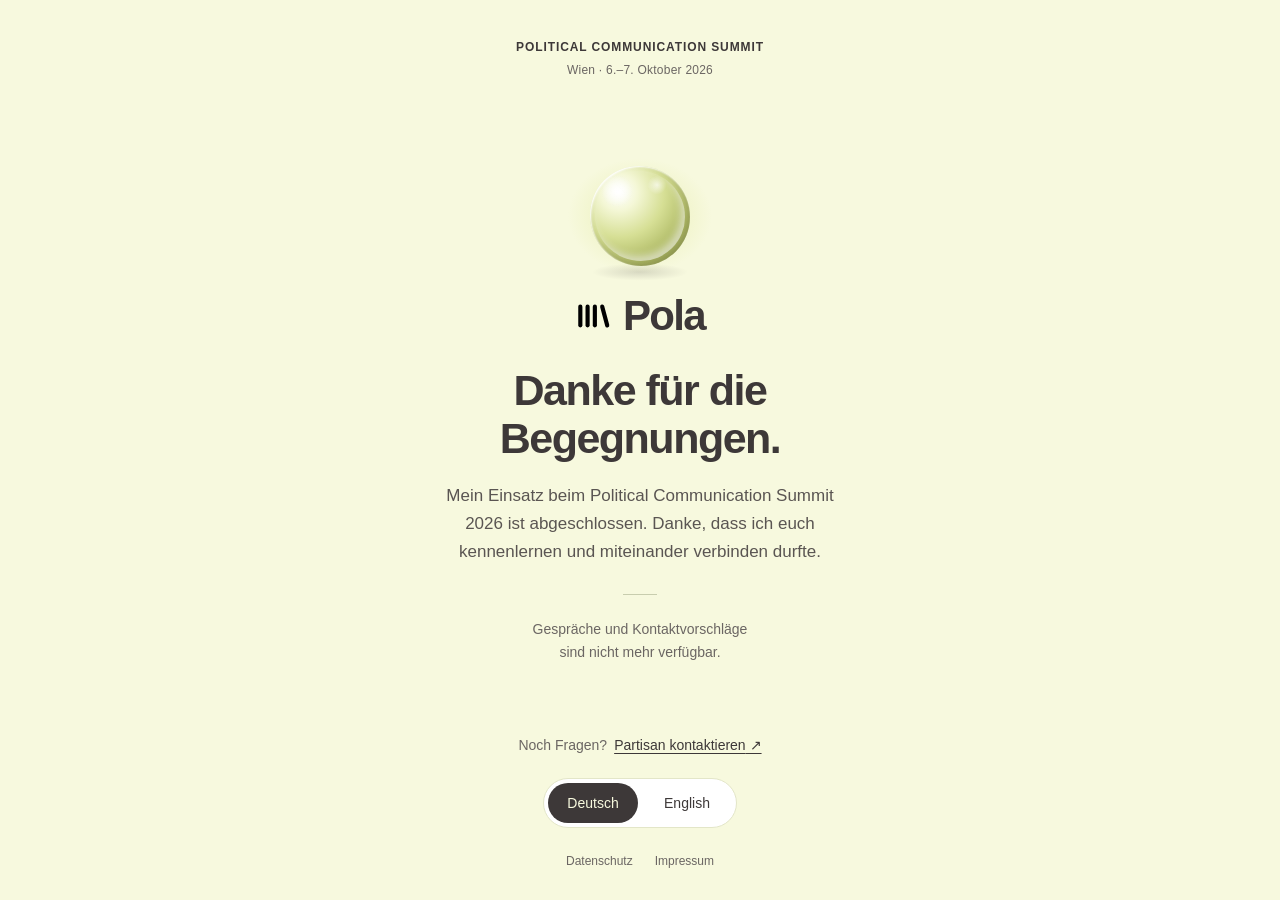
<file: index.html>
<!doctype html>
<html lang="de">
<head>
  <meta charset="utf-8">
  <meta name="viewport" content="width=device-width, initial-scale=1">
  <meta name="theme-color" content="#f7f9de">
  <meta name="description" content="Polas Einsatz beim Political Communication Summit 2026 ist abgeschlossen. Danke für die Begegnungen.">
  <meta name="referrer" content="no-referrer">
  <title>Pola · Danke für die Begegnungen</title>
  <link rel="icon" type="image/svg+xml" href="./assets/pcs-icon.svg">
  <link rel="alternate" hreflang="de" href="https://pola-ai.eu/">
  <link rel="alternate" hreflang="en" href="https://pola-ai.eu/en/">
  <link rel="stylesheet" href="./styles.css">
  <script defer src="./language.js"></script>
</head>
<body class="closing-page">
  <div class="closing-shell">
    <header class="event"><span>Political Communication Summit</span><span class="event-date">Wien · 6.–7. Oktober 2026</span></header>
    <main class="farewell">
      <div class="presence" aria-hidden="true"><div class="orb"></div></div>
      <div class="wordmark"><img src="./assets/pcs-icon.svg" width="40" height="40" alt="">Pola</div>
      <h1>Danke für die<br>Begegnungen.</h1>
      <p class="farewell-copy">Mein Einsatz beim Political Communication Summit 2026 ist abgeschlossen. Danke, dass ich euch kennenlernen und miteinander verbinden durfte.</p>
      <p class="closed-note">Gespräche und Kontaktvorschläge<br>sind nicht mehr verfügbar.</p>
    </main>
    <footer class="closing-footer">
      <div class="contact"><span>Noch Fragen?</span><a href="mailto:contact@partisan.community">Partisan kontaktieren<span aria-hidden="true"> ↗</span></a></div>
      <nav class="lang-toggle" aria-label="Sprache">
        <a href="./" lang="de" hreflang="de" data-language="de" aria-current="page">Deutsch</a>
        <a href="./en/" lang="en" hreflang="en" data-language="en">English</a>
      </nav>
      <nav class="footer-links" aria-label="Rechtliche Informationen"><a href="./privacy/">Datenschutz</a><a href="./imprint/">Impressum</a></nav>
    </footer>
  </div>
</body>
</html>
</file>
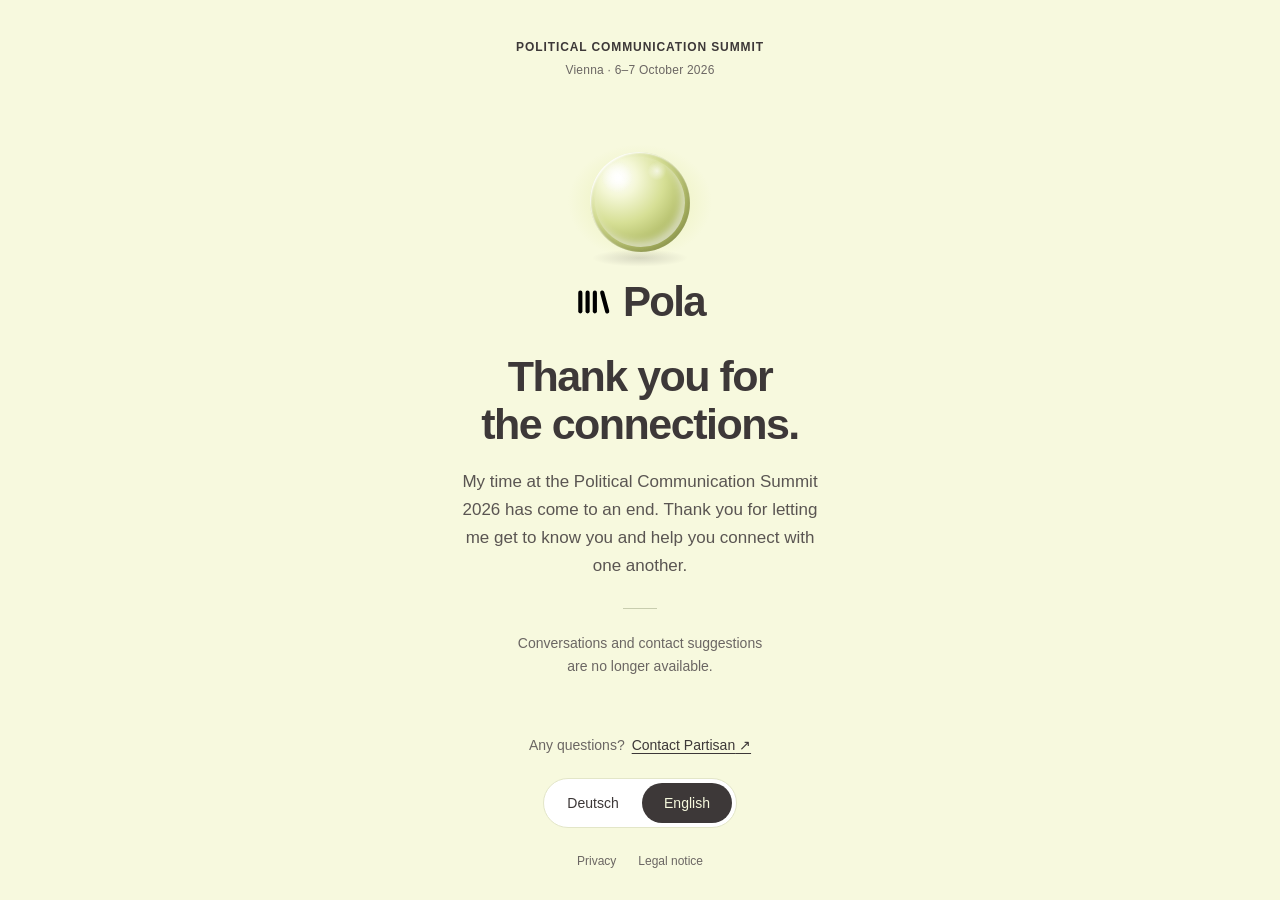
<file: en/index.html>
<!doctype html>
<html lang="en">
<head>
  <meta charset="utf-8">
  <meta name="viewport" content="width=device-width, initial-scale=1">
  <meta name="theme-color" content="#f7f9de">
  <meta name="description" content="Pola’s time at the Political Communication Summit 2026 has come to an end. Thank you for the connections.">
  <meta name="referrer" content="no-referrer">
  <title>Pola · Thank you for the connections</title>
  <link rel="icon" type="image/svg+xml" href="../assets/pcs-icon.svg">
  <link rel="alternate" hreflang="de" href="https://pola-ai.eu/">
  <link rel="alternate" hreflang="en" href="https://pola-ai.eu/en/">
  <link rel="stylesheet" href="../styles.css">
  <script defer src="../language.js"></script>
</head>
<body class="closing-page">
  <div class="closing-shell">
    <header class="event"><span>Political Communication Summit</span><span class="event-date">Vienna · 6–7 October 2026</span></header>
    <main class="farewell">
      <div class="presence" aria-hidden="true"><div class="orb"></div></div>
      <div class="wordmark"><img src="../assets/pcs-icon.svg" width="40" height="40" alt="">Pola</div>
      <h1>Thank you for<br>the connections.</h1>
      <p class="farewell-copy">My time at the Political Communication Summit 2026 has come to an end. Thank you for letting me get to know you and help you connect with one another.</p>
      <p class="closed-note">Conversations and contact suggestions<br>are no longer available.</p>
    </main>
    <footer class="closing-footer">
      <div class="contact"><span>Any questions?</span><a href="mailto:contact@partisan.community">Contact Partisan<span aria-hidden="true"> ↗</span></a></div>
      <nav class="lang-toggle" aria-label="Language">
        <a href="../" lang="de" hreflang="de" data-language="de">Deutsch</a>
        <a href="../en/" lang="en" hreflang="en" data-language="en" aria-current="page">English</a>
      </nav>
      <nav class="footer-links" aria-label="Legal information"><a href="../en/privacy/">Privacy</a><a href="../en/imprint/">Legal notice</a></nav>
    </footer>
  </div>
</body>
</html>
</file>
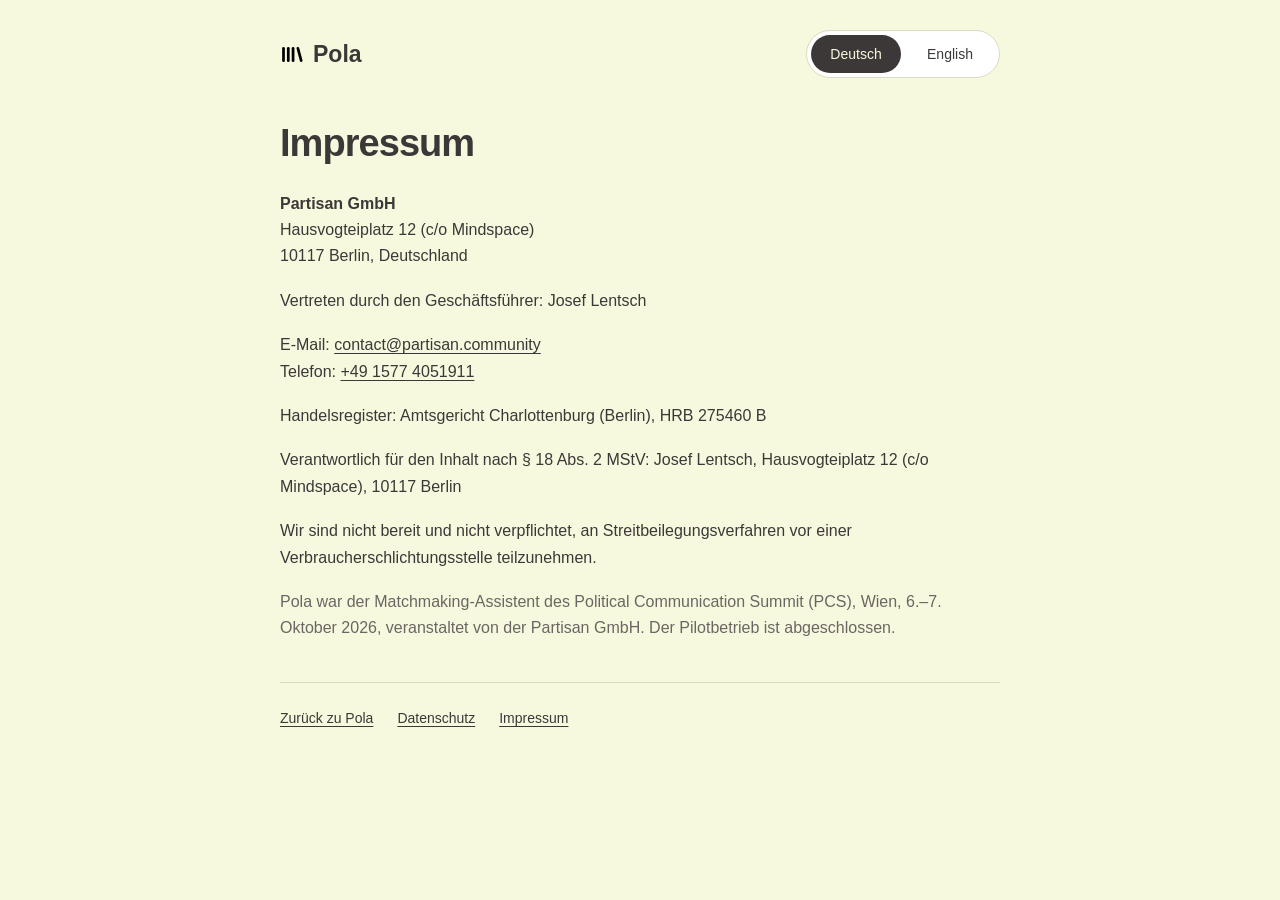
<file: imprint/index.html>
<!doctype html>
<html lang="de">
<head>
  <meta charset="utf-8">
  <meta name="viewport" content="width=device-width, initial-scale=1">
  <meta name="theme-color" content="#f7f9de">
  <title>Impressum · Pola</title>
  <link rel="icon" href="../assets/pcs-icon.svg" type="image/svg+xml">
  <link rel="alternate" hreflang="de" href="../imprint/">
  <link rel="alternate" hreflang="en" href="../en/imprint/">
  <link rel="stylesheet" href="../styles.css">
  <script defer src="../language.js"></script>
  <style>
    .legal-page { margin: 0; background: #f7f9de; color: #3d3838; font-family: "Helvetica Neue", Helvetica, -apple-system, "Segoe UI", sans-serif; }
    .legal-shell { width: min(100% - 40px, 720px); margin: 0 auto; padding: 30px 0 48px; }
    .legal-nav { display: flex; flex-wrap: wrap; align-items: center; justify-content: space-between; gap: 20px; margin-bottom: 44px; }
    .legal-brand { display: inline-flex; align-items: center; gap: 8px; text-decoration: none; font-size: 23px; font-weight: 700; }
    .legal-brand img { width: 25px; height: 25px; }
    .legal-page .lang-toggle { display: flex; gap: 4px; padding: 4px; border: 1px solid #d9dcc0; border-radius: 999px; }
    .legal-page .lang-toggle a { padding: 8px 13px; border-radius: 999px; text-decoration: none; font-size: 14px; }
    .legal-page .lang-toggle [aria-current="page"] { background: #3d3838; color: #f7f9de; }
    .legal-page a { color: inherit; overflow-wrap: anywhere; text-underline-offset: 3px; }
    .legal-page a:focus-visible { outline: 3px solid #6e8b3d; outline-offset: 4px; }
    .legal-page h1 { font-size: clamp(28px, 5vw, 38px); line-height: 1.15; letter-spacing: -.025em; margin: 0 0 25px; }
    .legal-page h2 { font-size: 26px; line-height: 1.25; margin: 40px 0 16px; }
    .legal-page h3 { font-size: 20px; line-height: 1.3; margin: 28px 0 12px; }
    .legal-page h4 { font-size: 17px; line-height: 1.4; margin: 24px 0 10px; }
    .legal-page p, .legal-page li { font-size: 16px; line-height: 1.65; }
    .legal-page p { margin: 0 0 18px; }
    .legal-page ul { padding-left: 24px; }
    .legal-page li { margin-bottom: 12px; }
    .legal-page .muted { color: #6b6663; }
    .legal-page .small, .legal-page .legal-notice-date { font-size: 13px; }
    .legal-notice { padding: 22px; border: 1px solid #d9dcc0; border-radius: 18px; background: rgba(255,255,255,.55); }
    .legal-notice p:last-child { margin-bottom: 0; }
    .legal-page .legal-notice-date { color: #5a5552; font-weight: 600; margin-bottom: 12px; }
    .legal-footer { display: flex; flex-wrap: wrap; gap: 16px 24px; border-top: 1px solid #d9dcc0; padding-top: 25px; margin-top: 40px; font-size: 14px; }
    @media (max-width: 380px) { .legal-nav { gap: 12px; } .legal-page .lang-toggle a { padding: 8px 10px; } .legal-notice { padding: 17px; } }
  </style>
</head>
<body class="legal-page">
  <div class="legal-shell">
    <header class="legal-nav">
      <a class="legal-brand" href="../" aria-label="Zurück zu Pola"><img src="../assets/pcs-icon.svg" alt="" width="25" height="25">Pola</a>
      <nav class="lang-toggle" aria-label="Sprache">
        <a href="../imprint/" lang="de" hreflang="de" data-language="de" aria-current="page">Deutsch</a>
        <a href="../en/imprint/" lang="en" hreflang="en" data-language="en">English</a>
      </nav>
    </header>
    <main><h1>Impressum</h1>
      <p><strong>Partisan GmbH</strong><br>Hausvogteiplatz 12 (c/o Mindspace)<br>10117 Berlin, Deutschland</p>
      <p>Vertreten durch den Geschäftsführer: Josef Lentsch</p>
      <p>E-Mail: <a href="mailto:contact@partisan.community">contact@partisan.community</a><br>Telefon: <a href="tel:+4915774051911">+49 1577 4051911</a></p>
      <p>Handelsregister: Amtsgericht Charlottenburg (Berlin), HRB 275460 B</p>
      <p>Verantwortlich für den Inhalt nach § 18 Abs. 2 MStV: Josef Lentsch, Hausvogteiplatz 12 (c/o Mindspace), 10117 Berlin</p>
      <p>Wir sind nicht bereit und nicht verpflichtet, an Streitbeilegungsverfahren vor einer Verbraucherschlichtungsstelle teilzunehmen.</p>
      <p class="muted">Pola war der Matchmaking-Assistent des Political Communication Summit (PCS), Wien, 6.–7. Oktober 2026, veranstaltet von der Partisan GmbH. Der Pilotbetrieb ist abgeschlossen.</p></main>
    <footer class="legal-footer">
      <a href="../">Zurück zu Pola</a>
      <a href="../privacy/">Datenschutz</a>
      <a href="../imprint/" aria-current="page">Impressum</a>
    </footer>
  </div>
</body>
</html>
</file>
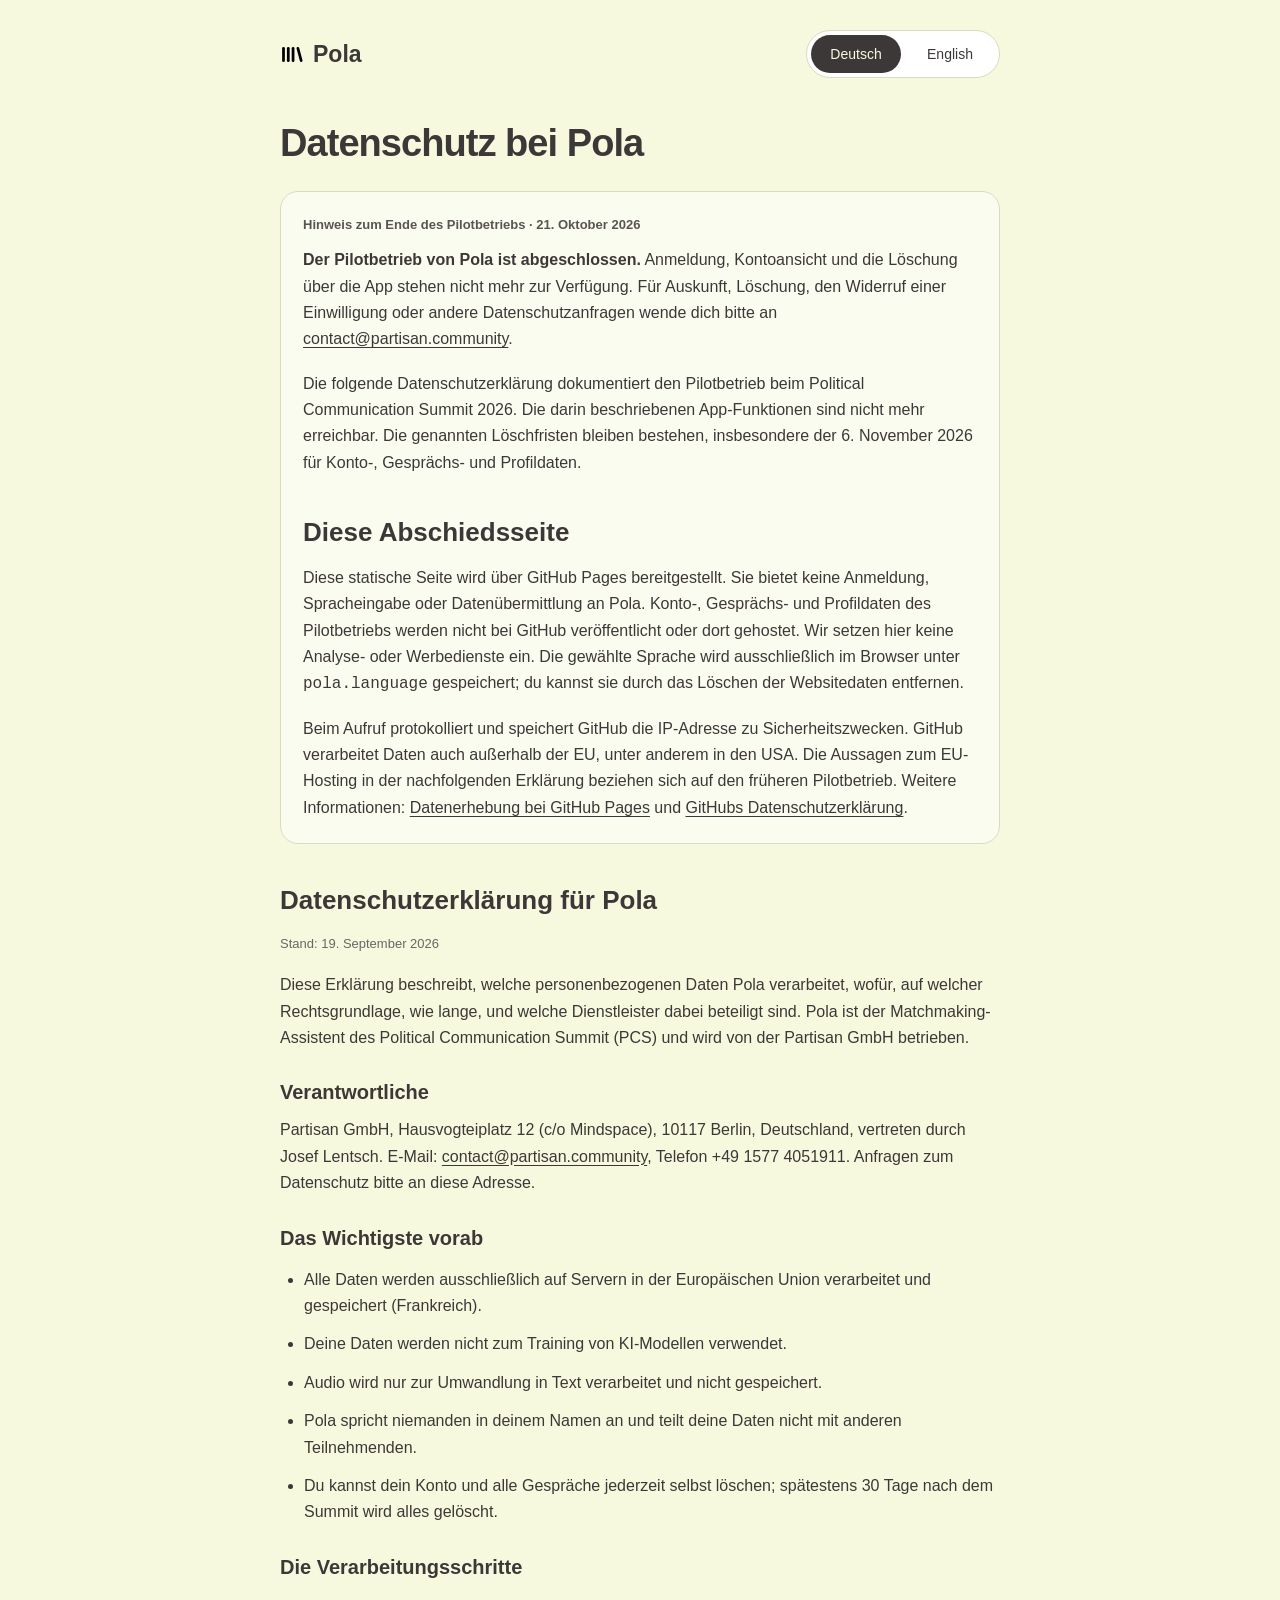
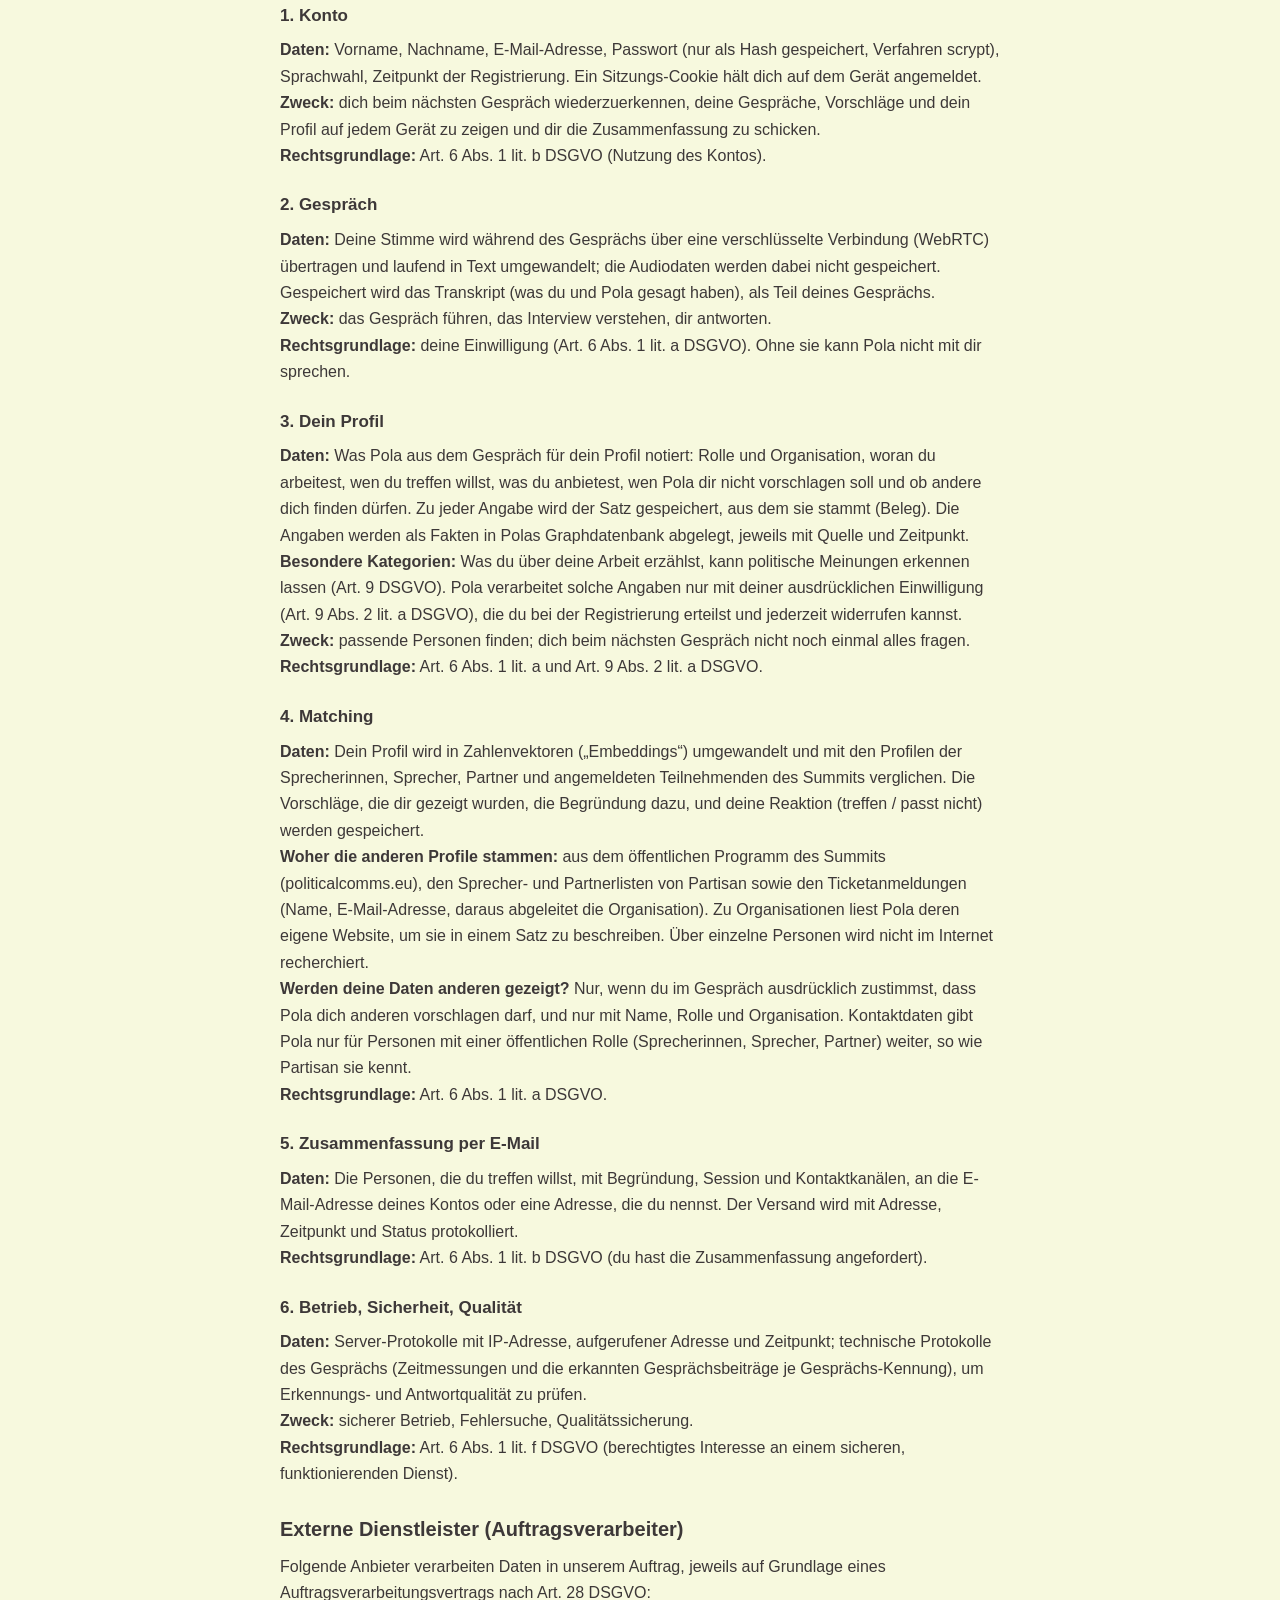
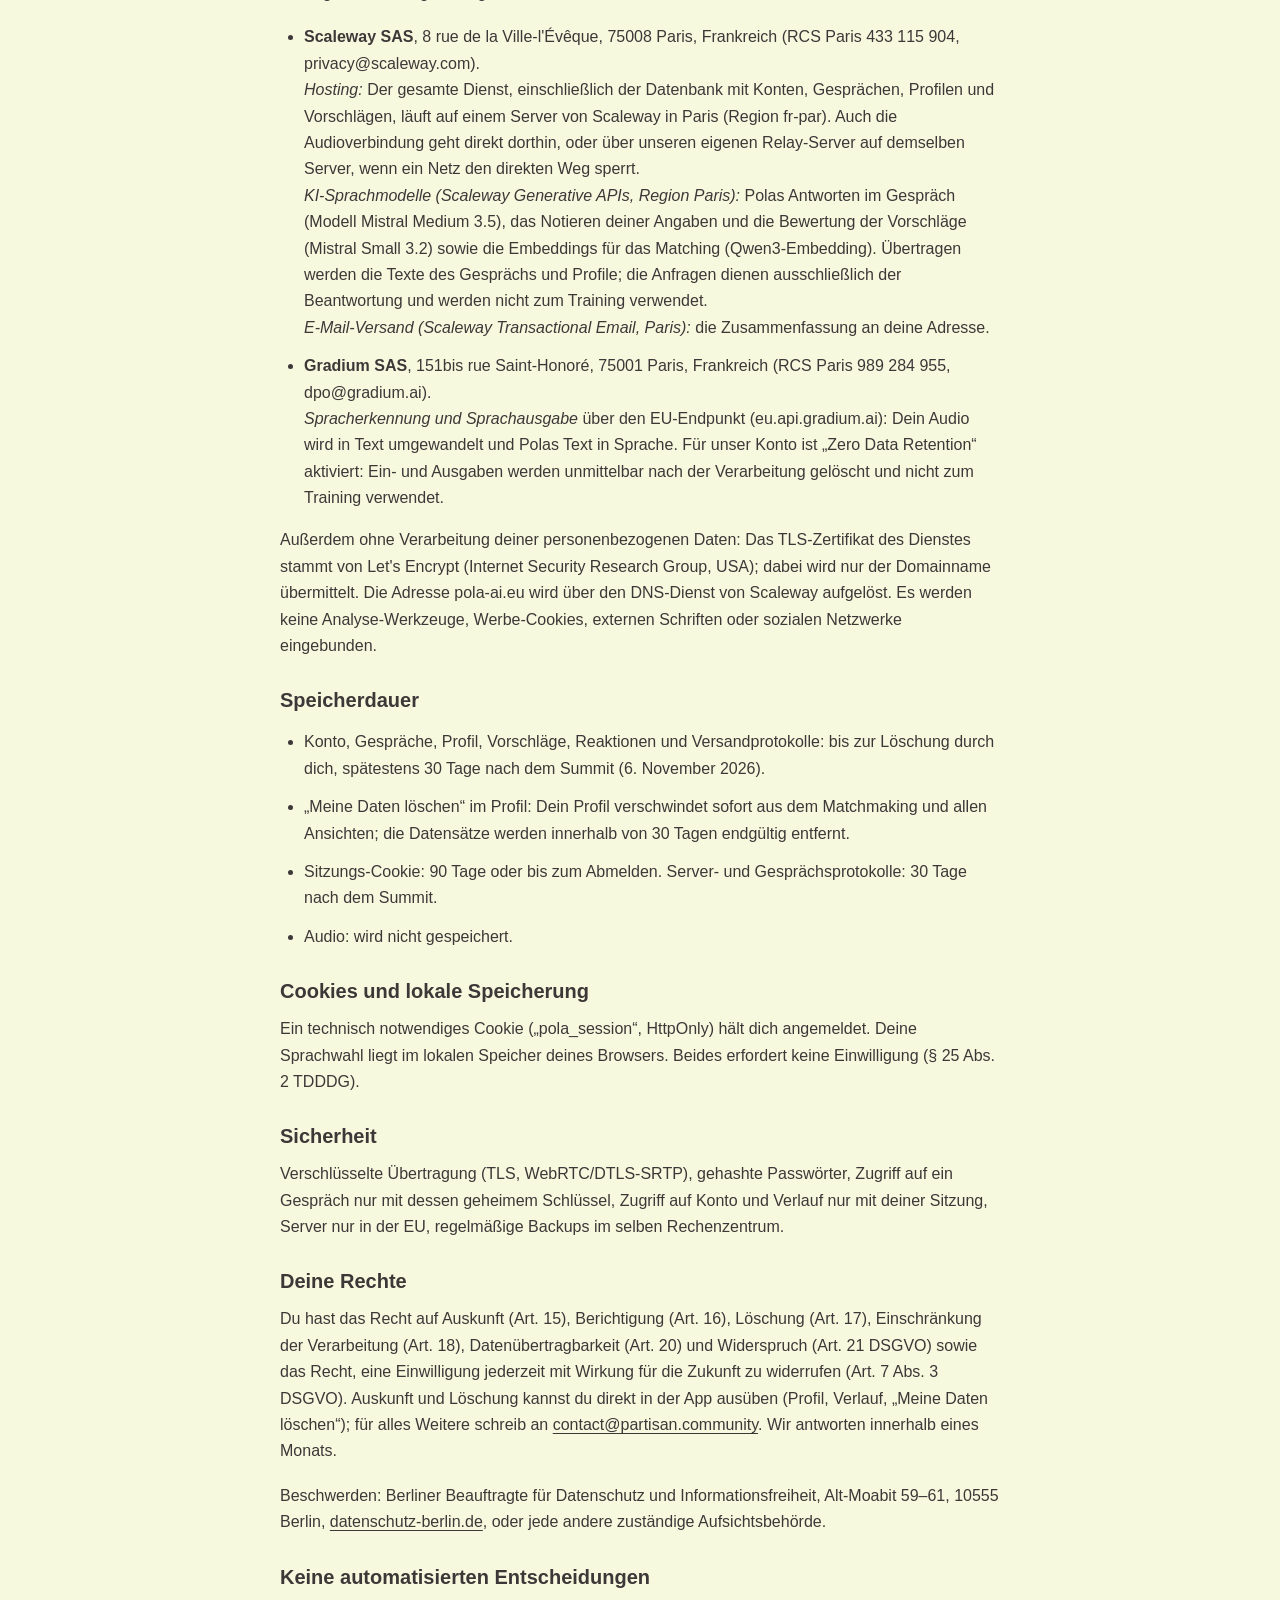
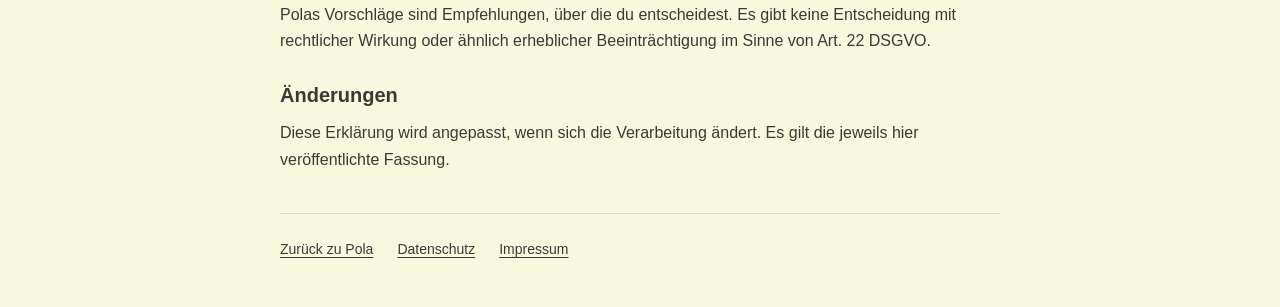
<file: privacy/index.html>
<!doctype html>
<html lang="de">
<head>
  <meta charset="utf-8">
  <meta name="viewport" content="width=device-width, initial-scale=1">
  <meta name="theme-color" content="#f7f9de">
  <title>Datenschutz bei Pola · Pola</title>
  <link rel="icon" href="../assets/pcs-icon.svg" type="image/svg+xml">
  <link rel="alternate" hreflang="de" href="../privacy/">
  <link rel="alternate" hreflang="en" href="../en/privacy/">
  <link rel="stylesheet" href="../styles.css">
  <script defer src="../language.js"></script>
  <style>
    .legal-page { margin: 0; background: #f7f9de; color: #3d3838; font-family: "Helvetica Neue", Helvetica, -apple-system, "Segoe UI", sans-serif; }
    .legal-shell { width: min(100% - 40px, 720px); margin: 0 auto; padding: 30px 0 48px; }
    .legal-nav { display: flex; flex-wrap: wrap; align-items: center; justify-content: space-between; gap: 20px; margin-bottom: 44px; }
    .legal-brand { display: inline-flex; align-items: center; gap: 8px; text-decoration: none; font-size: 23px; font-weight: 700; }
    .legal-brand img { width: 25px; height: 25px; }
    .legal-page .lang-toggle { display: flex; gap: 4px; padding: 4px; border: 1px solid #d9dcc0; border-radius: 999px; }
    .legal-page .lang-toggle a { padding: 8px 13px; border-radius: 999px; text-decoration: none; font-size: 14px; }
    .legal-page .lang-toggle [aria-current="page"] { background: #3d3838; color: #f7f9de; }
    .legal-page a { color: inherit; overflow-wrap: anywhere; text-underline-offset: 3px; }
    .legal-page a:focus-visible { outline: 3px solid #6e8b3d; outline-offset: 4px; }
    .legal-page h1 { font-size: clamp(28px, 5vw, 38px); line-height: 1.15; letter-spacing: -.025em; margin: 0 0 25px; }
    .legal-page h2 { font-size: 26px; line-height: 1.25; margin: 40px 0 16px; }
    .legal-page h3 { font-size: 20px; line-height: 1.3; margin: 28px 0 12px; }
    .legal-page h4 { font-size: 17px; line-height: 1.4; margin: 24px 0 10px; }
    .legal-page p, .legal-page li { font-size: 16px; line-height: 1.65; }
    .legal-page p { margin: 0 0 18px; }
    .legal-page ul { padding-left: 24px; }
    .legal-page li { margin-bottom: 12px; }
    .legal-page .muted { color: #6b6663; }
    .legal-page .small, .legal-page .legal-notice-date { font-size: 13px; }
    .legal-notice { padding: 22px; border: 1px solid #d9dcc0; border-radius: 18px; background: rgba(255,255,255,.55); }
    .legal-notice p:last-child { margin-bottom: 0; }
    .legal-page .legal-notice-date { color: #5a5552; font-weight: 600; margin-bottom: 12px; }
    .legal-footer { display: flex; flex-wrap: wrap; gap: 16px 24px; border-top: 1px solid #d9dcc0; padding-top: 25px; margin-top: 40px; font-size: 14px; }
    @media (max-width: 380px) { .legal-nav { gap: 12px; } .legal-page .lang-toggle a { padding: 8px 10px; } .legal-notice { padding: 17px; } }
  </style>
</head>
<body class="legal-page">
  <div class="legal-shell">
    <header class="legal-nav">
      <a class="legal-brand" href="../" aria-label="Zurück zu Pola"><img src="../assets/pcs-icon.svg" alt="" width="25" height="25">Pola</a>
      <nav class="lang-toggle" aria-label="Sprache">
        <a href="../privacy/" lang="de" hreflang="de" data-language="de" aria-current="page">Deutsch</a>
        <a href="../en/privacy/" lang="en" hreflang="en" data-language="en">English</a>
      </nav>
    </header>
    <main><h1>Datenschutz bei Pola</h1><aside class="legal-notice"><p class="legal-notice-date">Hinweis zum Ende des Pilotbetriebs · 21. Oktober 2026</p>
      <p><strong>Der Pilotbetrieb von Pola ist abgeschlossen.</strong> Anmeldung, Kontoansicht und die Löschung über die App stehen nicht mehr zur Verfügung. Für Auskunft, Löschung, den Widerruf einer Einwilligung oder andere Datenschutzanfragen wende dich bitte an <a href="mailto:contact@partisan.community">contact@partisan.community</a>.</p>
      <p>Die folgende Datenschutzerklärung dokumentiert den Pilotbetrieb beim Political Communication Summit 2026. Die darin beschriebenen App-Funktionen sind nicht mehr erreichbar. Die genannten Löschfristen bleiben bestehen, insbesondere der 6. November 2026 für Konto-, Gesprächs- und Profildaten.</p>
      <h2>Diese Abschiedsseite</h2>
      <p>Diese statische Seite wird über GitHub Pages bereitgestellt. Sie bietet keine Anmeldung, Spracheingabe oder Datenübermittlung an Pola. Konto-, Gesprächs- und Profildaten des Pilotbetriebs werden nicht bei GitHub veröffentlicht oder dort gehostet. Wir setzen hier keine Analyse- oder Werbedienste ein. Die gewählte Sprache wird ausschließlich im Browser unter <code>pola.language</code> gespeichert; du kannst sie durch das Löschen der Websitedaten entfernen.</p>
      <p>Beim Aufruf protokolliert und speichert GitHub die IP-Adresse zu Sicherheitszwecken. GitHub verarbeitet Daten auch außerhalb der EU, unter anderem in den USA. Die Aussagen zum EU-Hosting in der nachfolgenden Erklärung beziehen sich auf den früheren Pilotbetrieb. Weitere Informationen: <a href="https://docs.github.com/en/pages/getting-started-with-github-pages/what-is-github-pages#data-collection" rel="noreferrer">Datenerhebung bei GitHub Pages</a> und <a href="https://docs.github.com/en/site-policy/privacy-policies/github-general-privacy-statement" rel="noreferrer">GitHubs Datenschutzerklärung</a>.</p></aside><section aria-label="Datenschutzerklärung des Pilotbetriebs"><h2>Datenschutzerklärung für Pola</h2><p class="muted small">Stand: 19. September 2026</p><p>Diese Erklärung beschreibt, welche personenbezogenen Daten Pola verarbeitet, wofür, auf welcher Rechtsgrundlage, wie lange, und welche Dienstleister dabei beteiligt sind. Pola ist der Matchmaking-Assistent des Political Communication Summit (PCS) und wird von der Partisan GmbH betrieben.</p><h3>Verantwortliche</h3><p>Partisan GmbH, Hausvogteiplatz 12 (c/o Mindspace), 10117 Berlin, Deutschland, vertreten durch Josef Lentsch. E-Mail: <a href="mailto:contact@partisan.community">contact@partisan.community</a>, Telefon +49 1577 4051911. Anfragen zum Datenschutz bitte an diese Adresse.</p><h3>Das Wichtigste vorab</h3><ul><li>Alle Daten werden ausschließlich auf Servern in der Europäischen Union verarbeitet und gespeichert (Frankreich).</li><li>Deine Daten werden nicht zum Training von KI-Modellen verwendet.</li><li>Audio wird nur zur Umwandlung in Text verarbeitet und nicht gespeichert.</li><li>Pola spricht niemanden in deinem Namen an und teilt deine Daten nicht mit anderen Teilnehmenden.</li><li>Du kannst dein Konto und alle Gespräche jederzeit selbst löschen; spätestens 30 Tage nach dem Summit wird alles gelöscht.</li></ul><h3>Die Verarbeitungsschritte</h3><h4>1. Konto</h4><p><b>Daten:</b> Vorname, Nachname, E-Mail-Adresse, Passwort (nur als Hash gespeichert, Verfahren scrypt), Sprachwahl, Zeitpunkt der Registrierung. Ein Sitzungs-Cookie hält dich auf dem Gerät angemeldet.<br/><b>Zweck:</b> dich beim nächsten Gespräch wiederzuerkennen, deine Gespräche, Vorschläge und dein Profil auf jedem Gerät zu zeigen und dir die Zusammenfassung zu schicken.<br/><b>Rechtsgrundlage:</b> Art. 6 Abs. 1 lit. b DSGVO (Nutzung des Kontos).</p><h4>2. Gespräch</h4><p><b>Daten:</b> Deine Stimme wird während des Gesprächs über eine verschlüsselte Verbindung (WebRTC) übertragen und laufend in Text umgewandelt; die Audiodaten werden dabei nicht gespeichert. Gespeichert wird das Transkript (was du und Pola gesagt haben), als Teil deines Gesprächs.<br/><b>Zweck:</b> das Gespräch führen, das Interview verstehen, dir antworten.<br/><b>Rechtsgrundlage:</b> deine Einwilligung (Art. 6 Abs. 1 lit. a DSGVO). Ohne sie kann Pola nicht mit dir sprechen.</p><h4>3. Dein Profil</h4><p><b>Daten:</b> Was Pola aus dem Gespräch für dein Profil notiert: Rolle und Organisation, woran du arbeitest, wen du treffen willst, was du anbietest, wen Pola dir nicht vorschlagen soll und ob andere dich finden dürfen. Zu jeder Angabe wird der Satz gespeichert, aus dem sie stammt (Beleg). Die Angaben werden als Fakten in Polas Graphdatenbank abgelegt, jeweils mit Quelle und Zeitpunkt.<br/><b>Besondere Kategorien:</b> Was du über deine Arbeit erzählst, kann politische Meinungen erkennen lassen (Art. 9 DSGVO). Pola verarbeitet solche Angaben nur mit deiner ausdrücklichen Einwilligung (Art. 9 Abs. 2 lit. a DSGVO), die du bei der Registrierung erteilst und jederzeit widerrufen kannst.<br/><b>Zweck:</b> passende Personen finden; dich beim nächsten Gespräch nicht noch einmal alles fragen.<br/><b>Rechtsgrundlage:</b> Art. 6 Abs. 1 lit. a und Art. 9 Abs. 2 lit. a DSGVO.</p><h4>4. Matching</h4><p><b>Daten:</b> Dein Profil wird in Zahlenvektoren („Embeddings“) umgewandelt und mit den Profilen der Sprecherinnen, Sprecher, Partner und angemeldeten Teilnehmenden des Summits verglichen. Die Vorschläge, die dir gezeigt wurden, die Begründung dazu, und deine Reaktion (treffen / passt nicht) werden gespeichert.<br/><b>Woher die anderen Profile stammen:</b> aus dem öffentlichen Programm des Summits (politicalcomms.eu), den Sprecher- und Partnerlisten von Partisan sowie den Ticketanmeldungen (Name, E-Mail-Adresse, daraus abgeleitet die Organisation). Zu Organisationen liest Pola deren eigene Website, um sie in einem Satz zu beschreiben. Über einzelne Personen wird nicht im Internet recherchiert.<br/><b>Werden deine Daten anderen gezeigt?</b> Nur, wenn du im Gespräch ausdrücklich zustimmst, dass Pola dich anderen vorschlagen darf, und nur mit Name, Rolle und Organisation. Kontaktdaten gibt Pola nur für Personen mit einer öffentlichen Rolle (Sprecherinnen, Sprecher, Partner) weiter, so wie Partisan sie kennt.<br/><b>Rechtsgrundlage:</b> Art. 6 Abs. 1 lit. a DSGVO.</p><h4>5. Zusammenfassung per E-Mail</h4><p><b>Daten:</b> Die Personen, die du treffen willst, mit Begründung, Session und Kontaktkanälen, an die E-Mail-Adresse deines Kontos oder eine Adresse, die du nennst. Der Versand wird mit Adresse, Zeitpunkt und Status protokolliert.<br/><b>Rechtsgrundlage:</b> Art. 6 Abs. 1 lit. b DSGVO (du hast die Zusammenfassung angefordert).</p><h4>6. Betrieb, Sicherheit, Qualität</h4><p><b>Daten:</b> Server-Protokolle mit IP-Adresse, aufgerufener Adresse und Zeitpunkt; technische Protokolle des Gesprächs (Zeitmessungen und die erkannten Gesprächsbeiträge je Gesprächs-Kennung), um Erkennungs- und Antwortqualität zu prüfen.<br/><b>Zweck:</b> sicherer Betrieb, Fehlersuche, Qualitätssicherung.<br/><b>Rechtsgrundlage:</b> Art. 6 Abs. 1 lit. f DSGVO (berechtigtes Interesse an einem sicheren, funktionierenden Dienst).</p><h3>Externe Dienstleister (Auftragsverarbeiter)</h3><p>Folgende Anbieter verarbeiten Daten in unserem Auftrag, jeweils auf Grundlage eines Auftragsverarbeitungsvertrags nach Art. 28 DSGVO:</p><ul><li><b>Scaleway SAS</b>, 8 rue de la Ville-l&#x27;Évêque, 75008 Paris, Frankreich (RCS Paris 433 115 904, privacy@scaleway.com).<br/><i>Hosting:</i> Der gesamte Dienst, einschließlich der Datenbank mit Konten, Gesprächen, Profilen und Vorschlägen, läuft auf einem Server von Scaleway in Paris (Region fr-par). Auch die Audioverbindung geht direkt dorthin, oder über unseren eigenen Relay-Server auf demselben Server, wenn ein Netz den direkten Weg sperrt.<br/><i>KI-Sprachmodelle (Scaleway Generative APIs, Region Paris):</i> Polas Antworten im Gespräch (Modell Mistral Medium 3.5), das Notieren deiner Angaben und die Bewertung der Vorschläge (Mistral Small 3.2) sowie die Embeddings für das Matching (Qwen3-Embedding). Übertragen werden die Texte des Gesprächs und Profile; die Anfragen dienen ausschließlich der Beantwortung und werden nicht zum Training verwendet.<br/><i>E-Mail-Versand (Scaleway Transactional Email, Paris):</i> die Zusammenfassung an deine Adresse.</li><li><b>Gradium SAS</b>, 151bis rue Saint-Honoré, 75001 Paris, Frankreich (RCS Paris 989 284 955, dpo@gradium.ai).<br/><i>Spracherkennung und Sprachausgabe</i> über den EU-Endpunkt (eu.api.gradium.ai): Dein Audio wird in Text umgewandelt und Polas Text in Sprache. Für unser Konto ist „Zero Data Retention“ aktiviert: Ein- und Ausgaben werden unmittelbar nach der Verarbeitung gelöscht und nicht zum Training verwendet.</li></ul><p>Außerdem ohne Verarbeitung deiner personenbezogenen Daten: Das TLS-Zertifikat des Dienstes stammt von Let&#x27;s Encrypt (Internet Security Research Group, USA); dabei wird nur der Domainname übermittelt. Die Adresse pola-ai.eu wird über den DNS-Dienst von Scaleway aufgelöst. Es werden keine Analyse-Werkzeuge, Werbe-Cookies, externen Schriften oder sozialen Netzwerke eingebunden.</p><h3>Speicherdauer</h3><ul><li>Konto, Gespräche, Profil, Vorschläge, Reaktionen und Versandprotokolle: bis zur Löschung durch dich, spätestens 30 Tage nach dem Summit (6. November 2026).</li><li>„Meine Daten löschen“ im Profil: Dein Profil verschwindet sofort aus dem Matchmaking und allen Ansichten; die Datensätze werden innerhalb von 30 Tagen endgültig entfernt.</li><li>Sitzungs-Cookie: 90 Tage oder bis zum Abmelden. Server- und Gesprächsprotokolle: 30 Tage nach dem Summit.</li><li>Audio: wird nicht gespeichert.</li></ul><h3>Cookies und lokale Speicherung</h3><p>Ein technisch notwendiges Cookie („pola_session“, HttpOnly) hält dich angemeldet. Deine Sprachwahl liegt im lokalen Speicher deines Browsers. Beides erfordert keine Einwilligung (§ 25 Abs. 2 TDDDG).</p><h3>Sicherheit</h3><p>Verschlüsselte Übertragung (TLS, WebRTC/DTLS-SRTP), gehashte Passwörter, Zugriff auf ein Gespräch nur mit dessen geheimem Schlüssel, Zugriff auf Konto und Verlauf nur mit deiner Sitzung, Server nur in der EU, regelmäßige Backups im selben Rechenzentrum.</p><h3>Deine Rechte</h3><p>Du hast das Recht auf Auskunft (Art. 15), Berichtigung (Art. 16), Löschung (Art. 17), Einschränkung der Verarbeitung (Art. 18), Datenübertragbarkeit (Art. 20) und Widerspruch (Art. 21 DSGVO) sowie das Recht, eine Einwilligung jederzeit mit Wirkung für die Zukunft zu widerrufen (Art. 7 Abs. 3 DSGVO). Auskunft und Löschung kannst du direkt in der App ausüben (Profil, Verlauf, „Meine Daten löschen“); für alles Weitere schreib an <a href="mailto:contact@partisan.community">contact@partisan.community</a>. Wir antworten innerhalb eines Monats.</p><p>Beschwerden: Berliner Beauftragte für Datenschutz und Informationsfreiheit, Alt-Moabit 59–61, 10555 Berlin, <a href="https://www.datenschutz-berlin.de" target="_blank" rel="noopener noreferrer">datenschutz-berlin.de</a>, oder jede andere zuständige Aufsichtsbehörde.</p><h3>Keine automatisierten Entscheidungen</h3><p>Polas Vorschläge sind Empfehlungen, über die du entscheidest. Es gibt keine Entscheidung mit rechtlicher Wirkung oder ähnlich erheblicher Beeinträchtigung im Sinne von Art. 22 DSGVO.</p><h3>Änderungen</h3><p>Diese Erklärung wird angepasst, wenn sich die Verarbeitung ändert. Es gilt die jeweils hier veröffentlichte Fassung.</p></section></main>
    <footer class="legal-footer">
      <a href="../">Zurück zu Pola</a>
      <a href="../privacy/" aria-current="page">Datenschutz</a>
      <a href="../imprint/">Impressum</a>
    </footer>
  </div>
</body>
</html>
</file>
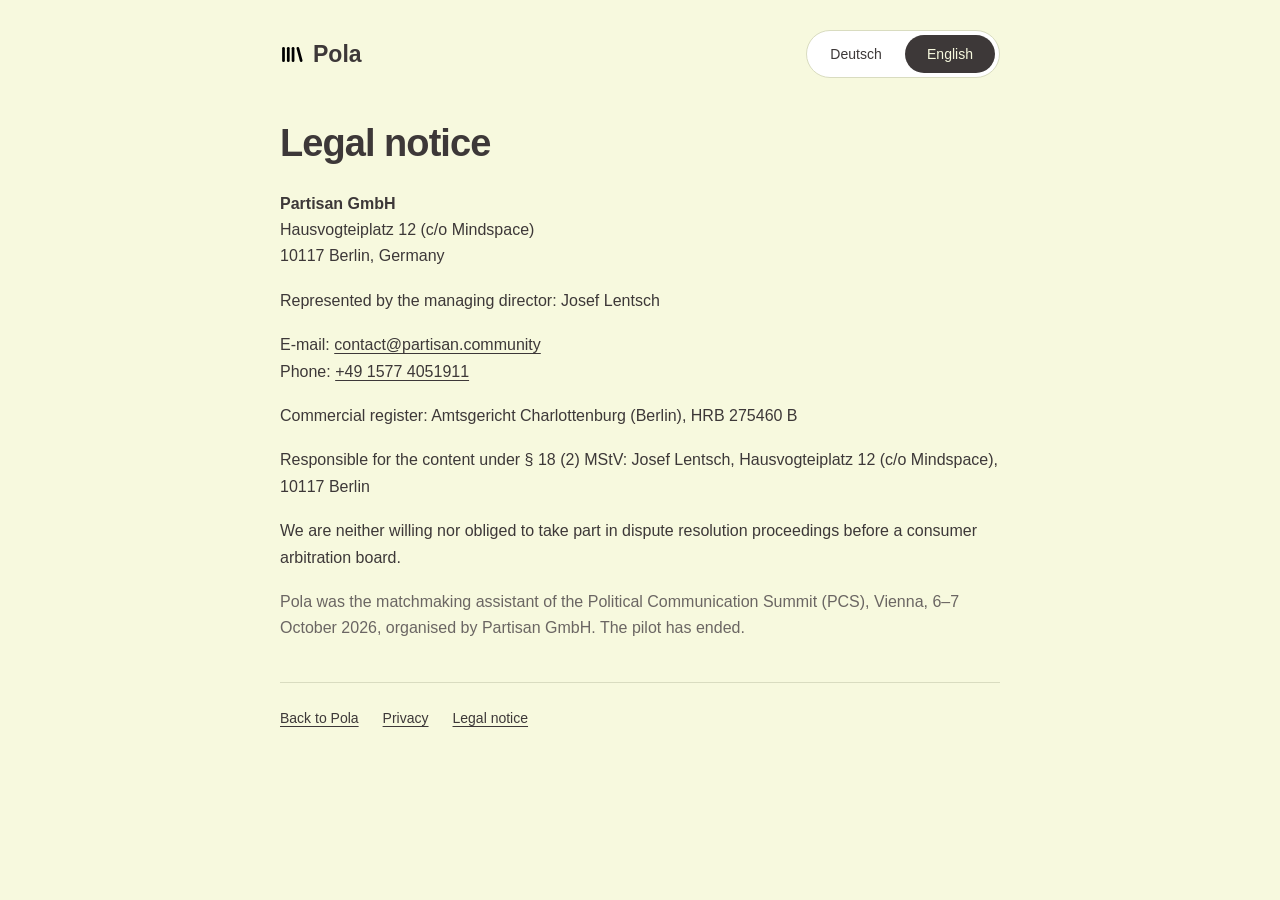
<file: en/imprint/index.html>
<!doctype html>
<html lang="en">
<head>
  <meta charset="utf-8">
  <meta name="viewport" content="width=device-width, initial-scale=1">
  <meta name="theme-color" content="#f7f9de">
  <title>Legal notice · Pola</title>
  <link rel="icon" href="../../assets/pcs-icon.svg" type="image/svg+xml">
  <link rel="alternate" hreflang="de" href="../../imprint/">
  <link rel="alternate" hreflang="en" href="../../en/imprint/">
  <link rel="stylesheet" href="../../styles.css">
  <script defer src="../../language.js"></script>
  <style>
    .legal-page { margin: 0; background: #f7f9de; color: #3d3838; font-family: "Helvetica Neue", Helvetica, -apple-system, "Segoe UI", sans-serif; }
    .legal-shell { width: min(100% - 40px, 720px); margin: 0 auto; padding: 30px 0 48px; }
    .legal-nav { display: flex; flex-wrap: wrap; align-items: center; justify-content: space-between; gap: 20px; margin-bottom: 44px; }
    .legal-brand { display: inline-flex; align-items: center; gap: 8px; text-decoration: none; font-size: 23px; font-weight: 700; }
    .legal-brand img { width: 25px; height: 25px; }
    .legal-page .lang-toggle { display: flex; gap: 4px; padding: 4px; border: 1px solid #d9dcc0; border-radius: 999px; }
    .legal-page .lang-toggle a { padding: 8px 13px; border-radius: 999px; text-decoration: none; font-size: 14px; }
    .legal-page .lang-toggle [aria-current="page"] { background: #3d3838; color: #f7f9de; }
    .legal-page a { color: inherit; overflow-wrap: anywhere; text-underline-offset: 3px; }
    .legal-page a:focus-visible { outline: 3px solid #6e8b3d; outline-offset: 4px; }
    .legal-page h1 { font-size: clamp(28px, 5vw, 38px); line-height: 1.15; letter-spacing: -.025em; margin: 0 0 25px; }
    .legal-page h2 { font-size: 26px; line-height: 1.25; margin: 40px 0 16px; }
    .legal-page h3 { font-size: 20px; line-height: 1.3; margin: 28px 0 12px; }
    .legal-page h4 { font-size: 17px; line-height: 1.4; margin: 24px 0 10px; }
    .legal-page p, .legal-page li { font-size: 16px; line-height: 1.65; }
    .legal-page p { margin: 0 0 18px; }
    .legal-page ul { padding-left: 24px; }
    .legal-page li { margin-bottom: 12px; }
    .legal-page .muted { color: #6b6663; }
    .legal-page .small, .legal-page .legal-notice-date { font-size: 13px; }
    .legal-notice { padding: 22px; border: 1px solid #d9dcc0; border-radius: 18px; background: rgba(255,255,255,.55); }
    .legal-notice p:last-child { margin-bottom: 0; }
    .legal-page .legal-notice-date { color: #5a5552; font-weight: 600; margin-bottom: 12px; }
    .legal-footer { display: flex; flex-wrap: wrap; gap: 16px 24px; border-top: 1px solid #d9dcc0; padding-top: 25px; margin-top: 40px; font-size: 14px; }
    @media (max-width: 380px) { .legal-nav { gap: 12px; } .legal-page .lang-toggle a { padding: 8px 10px; } .legal-notice { padding: 17px; } }
  </style>
</head>
<body class="legal-page">
  <div class="legal-shell">
    <header class="legal-nav">
      <a class="legal-brand" href="../../en/" aria-label="Back to Pola"><img src="../../assets/pcs-icon.svg" alt="" width="25" height="25">Pola</a>
      <nav class="lang-toggle" aria-label="Language">
        <a href="../../imprint/" lang="de" hreflang="de" data-language="de">Deutsch</a>
        <a href="../../en/imprint/" lang="en" hreflang="en" data-language="en" aria-current="page">English</a>
      </nav>
    </header>
    <main><h1>Legal notice</h1>
      <p><strong>Partisan GmbH</strong><br>Hausvogteiplatz 12 (c/o Mindspace)<br>10117 Berlin, Germany</p>
      <p>Represented by the managing director: Josef Lentsch</p>
      <p>E-mail: <a href="mailto:contact@partisan.community">contact@partisan.community</a><br>Phone: <a href="tel:+4915774051911">+49 1577 4051911</a></p>
      <p>Commercial register: Amtsgericht Charlottenburg (Berlin), HRB 275460 B</p>
      <p>Responsible for the content under § 18 (2) MStV: Josef Lentsch, Hausvogteiplatz 12 (c/o Mindspace), 10117 Berlin</p>
      <p>We are neither willing nor obliged to take part in dispute resolution proceedings before a consumer arbitration board.</p>
      <p class="muted">Pola was the matchmaking assistant of the Political Communication Summit (PCS), Vienna, 6–7 October 2026, organised by Partisan GmbH. The pilot has ended.</p></main>
    <footer class="legal-footer">
      <a href="../../en/">Back to Pola</a>
      <a href="../../en/privacy/">Privacy</a>
      <a href="../../en/imprint/" aria-current="page">Legal notice</a>
    </footer>
  </div>
</body>
</html>
</file>
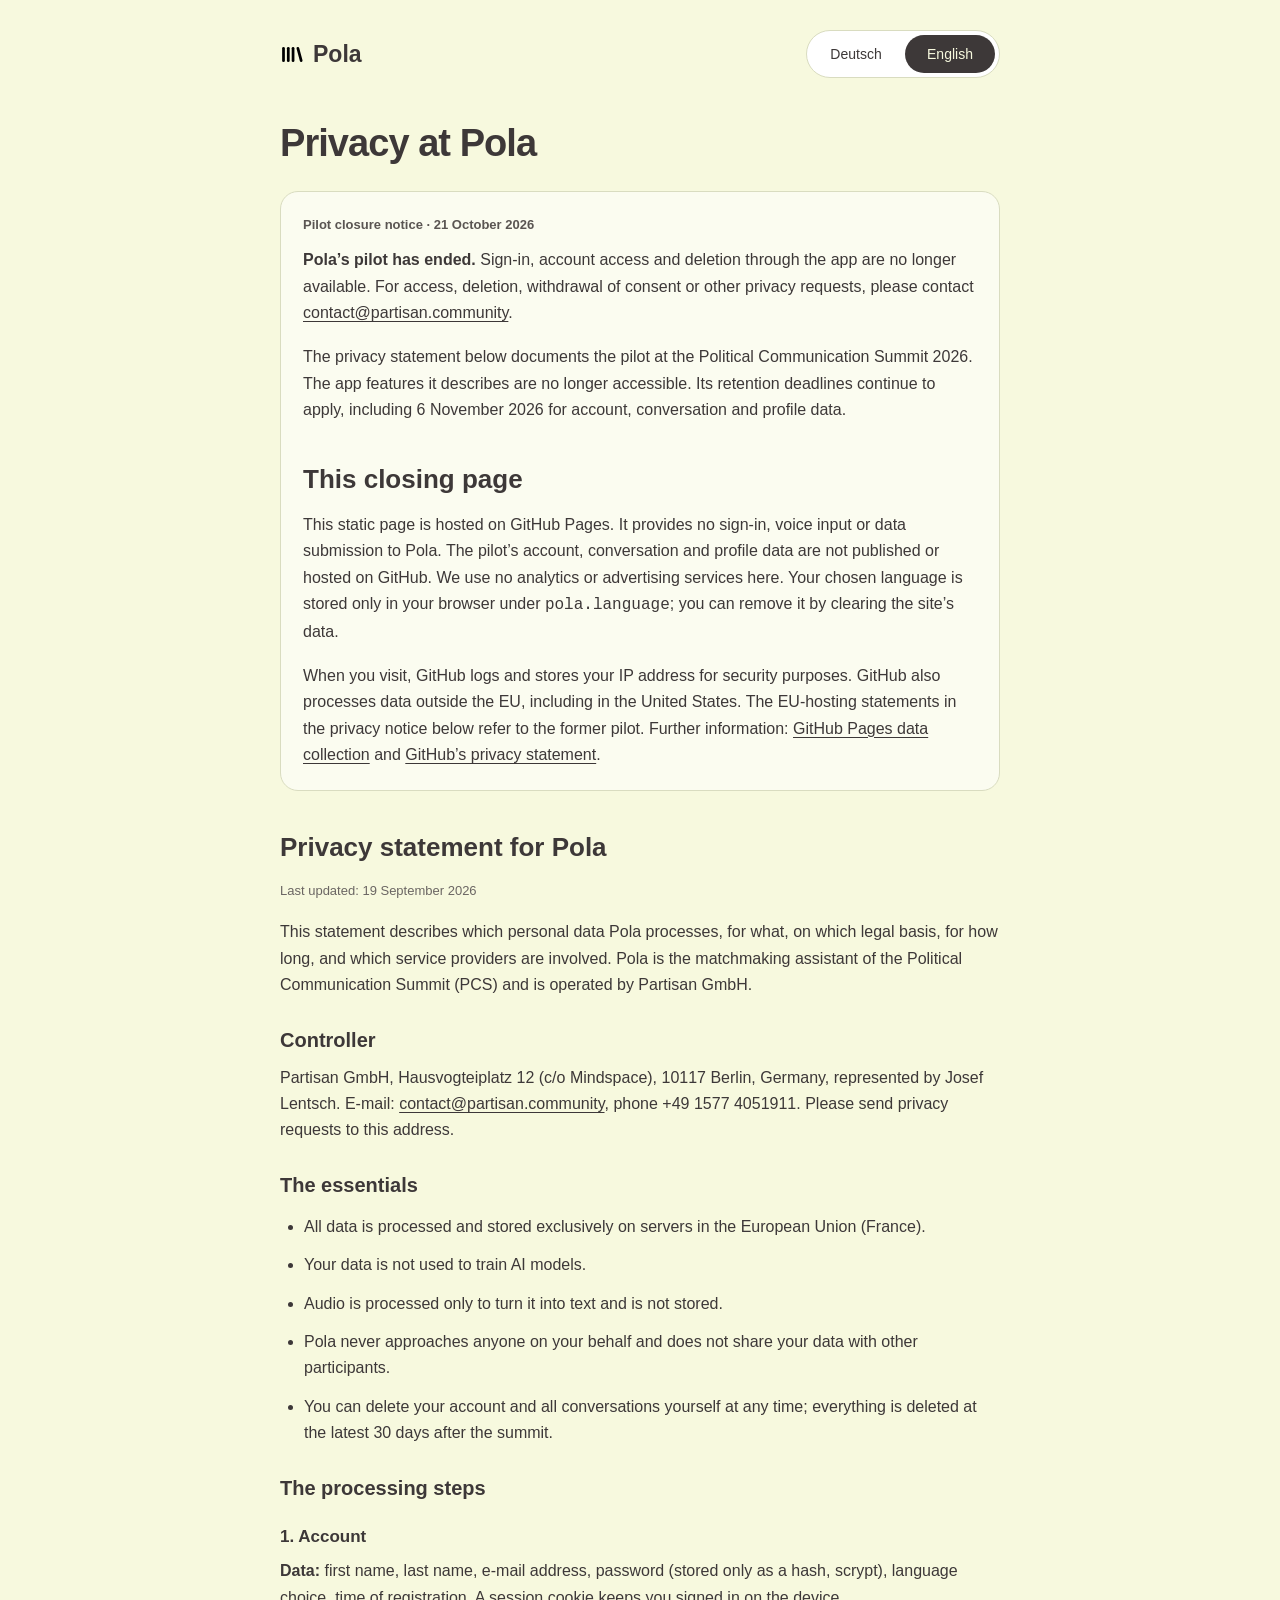
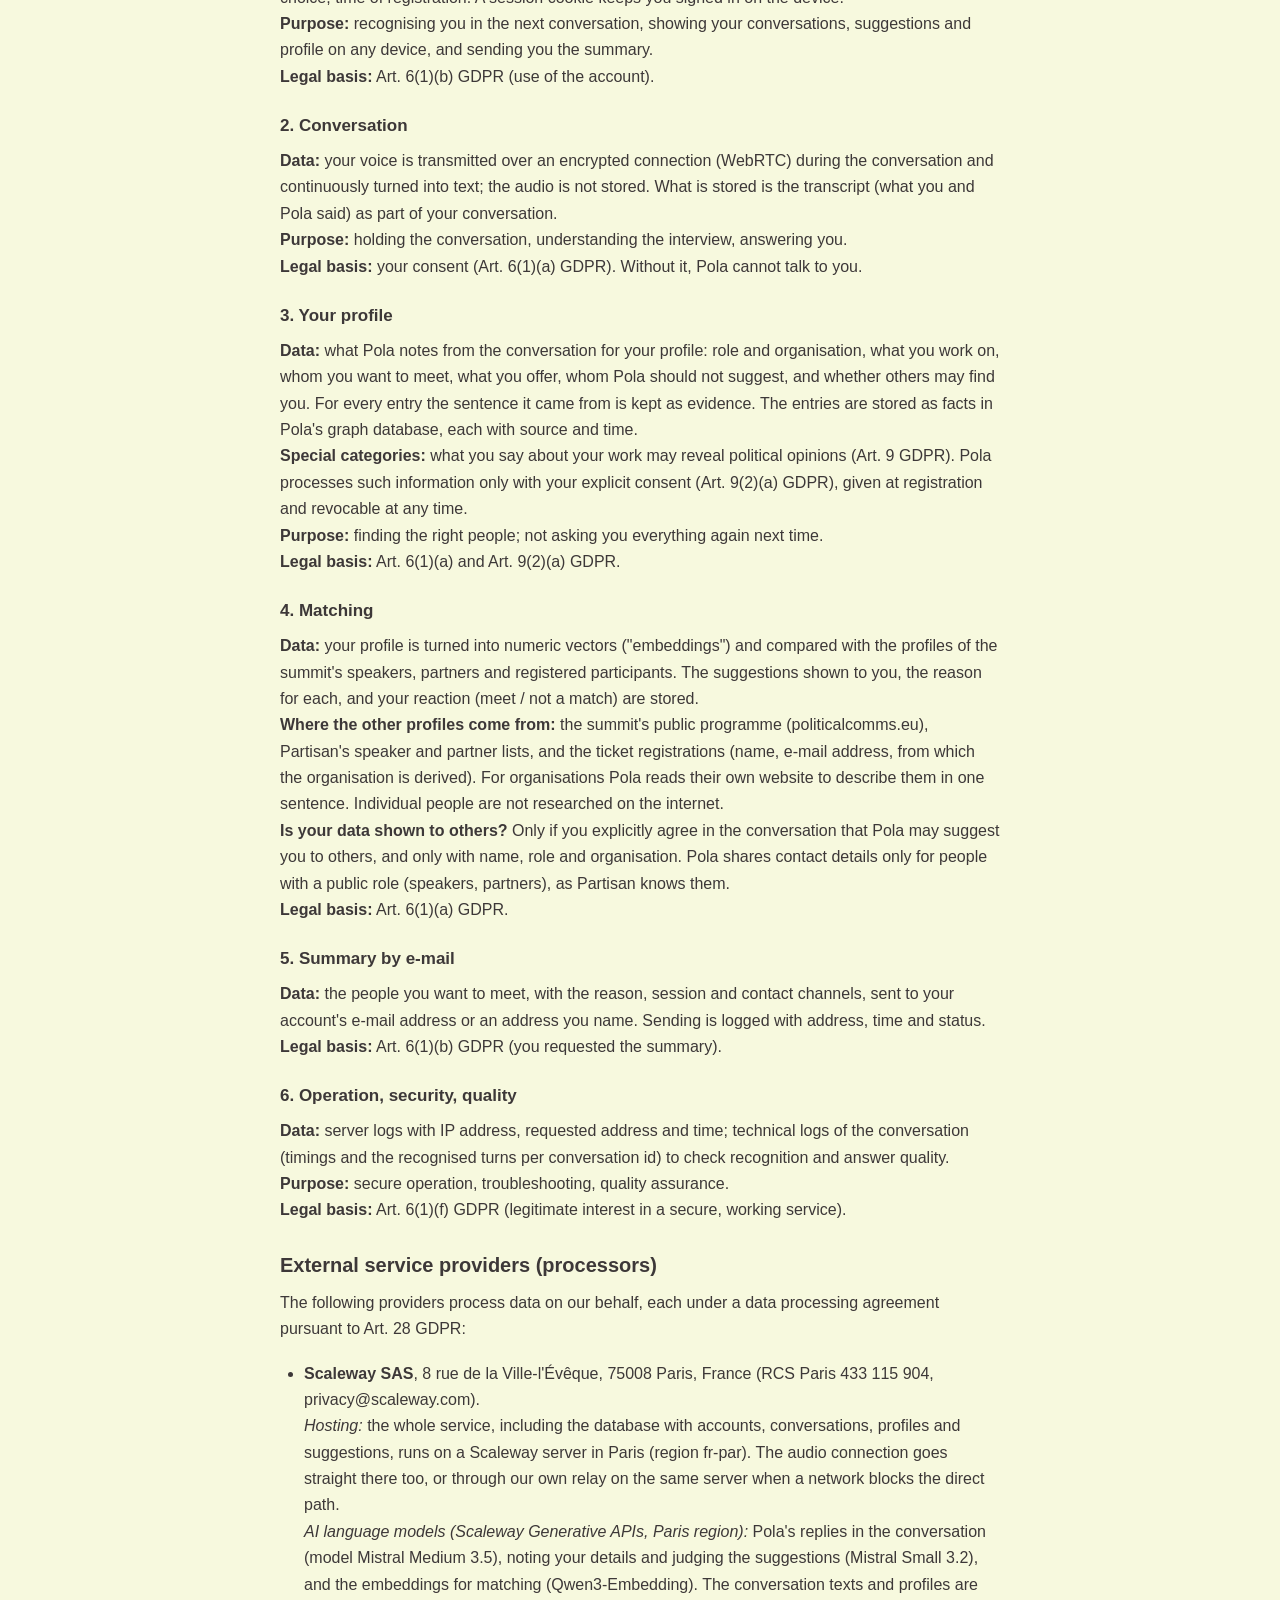
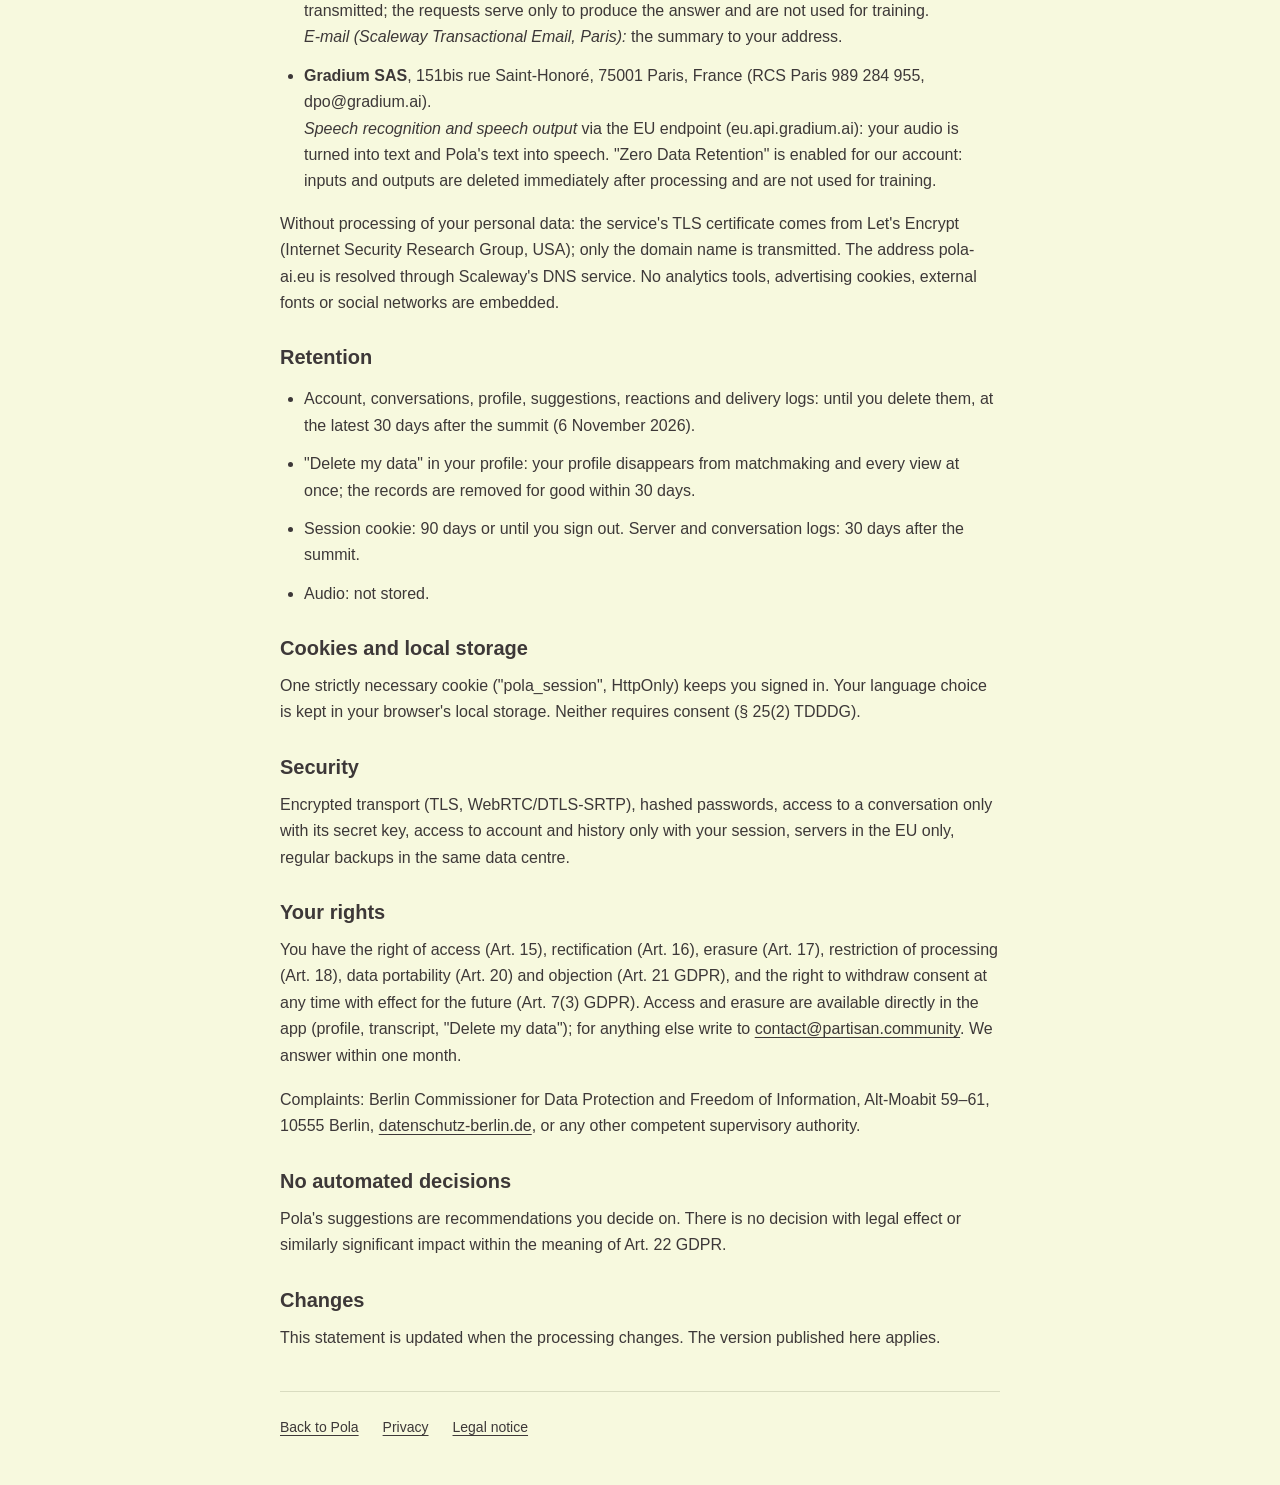
<file: en/privacy/index.html>
<!doctype html>
<html lang="en">
<head>
  <meta charset="utf-8">
  <meta name="viewport" content="width=device-width, initial-scale=1">
  <meta name="theme-color" content="#f7f9de">
  <title>Privacy at Pola · Pola</title>
  <link rel="icon" href="../../assets/pcs-icon.svg" type="image/svg+xml">
  <link rel="alternate" hreflang="de" href="../../privacy/">
  <link rel="alternate" hreflang="en" href="../../en/privacy/">
  <link rel="stylesheet" href="../../styles.css">
  <script defer src="../../language.js"></script>
  <style>
    .legal-page { margin: 0; background: #f7f9de; color: #3d3838; font-family: "Helvetica Neue", Helvetica, -apple-system, "Segoe UI", sans-serif; }
    .legal-shell { width: min(100% - 40px, 720px); margin: 0 auto; padding: 30px 0 48px; }
    .legal-nav { display: flex; flex-wrap: wrap; align-items: center; justify-content: space-between; gap: 20px; margin-bottom: 44px; }
    .legal-brand { display: inline-flex; align-items: center; gap: 8px; text-decoration: none; font-size: 23px; font-weight: 700; }
    .legal-brand img { width: 25px; height: 25px; }
    .legal-page .lang-toggle { display: flex; gap: 4px; padding: 4px; border: 1px solid #d9dcc0; border-radius: 999px; }
    .legal-page .lang-toggle a { padding: 8px 13px; border-radius: 999px; text-decoration: none; font-size: 14px; }
    .legal-page .lang-toggle [aria-current="page"] { background: #3d3838; color: #f7f9de; }
    .legal-page a { color: inherit; overflow-wrap: anywhere; text-underline-offset: 3px; }
    .legal-page a:focus-visible { outline: 3px solid #6e8b3d; outline-offset: 4px; }
    .legal-page h1 { font-size: clamp(28px, 5vw, 38px); line-height: 1.15; letter-spacing: -.025em; margin: 0 0 25px; }
    .legal-page h2 { font-size: 26px; line-height: 1.25; margin: 40px 0 16px; }
    .legal-page h3 { font-size: 20px; line-height: 1.3; margin: 28px 0 12px; }
    .legal-page h4 { font-size: 17px; line-height: 1.4; margin: 24px 0 10px; }
    .legal-page p, .legal-page li { font-size: 16px; line-height: 1.65; }
    .legal-page p { margin: 0 0 18px; }
    .legal-page ul { padding-left: 24px; }
    .legal-page li { margin-bottom: 12px; }
    .legal-page .muted { color: #6b6663; }
    .legal-page .small, .legal-page .legal-notice-date { font-size: 13px; }
    .legal-notice { padding: 22px; border: 1px solid #d9dcc0; border-radius: 18px; background: rgba(255,255,255,.55); }
    .legal-notice p:last-child { margin-bottom: 0; }
    .legal-page .legal-notice-date { color: #5a5552; font-weight: 600; margin-bottom: 12px; }
    .legal-footer { display: flex; flex-wrap: wrap; gap: 16px 24px; border-top: 1px solid #d9dcc0; padding-top: 25px; margin-top: 40px; font-size: 14px; }
    @media (max-width: 380px) { .legal-nav { gap: 12px; } .legal-page .lang-toggle a { padding: 8px 10px; } .legal-notice { padding: 17px; } }
  </style>
</head>
<body class="legal-page">
  <div class="legal-shell">
    <header class="legal-nav">
      <a class="legal-brand" href="../../en/" aria-label="Back to Pola"><img src="../../assets/pcs-icon.svg" alt="" width="25" height="25">Pola</a>
      <nav class="lang-toggle" aria-label="Language">
        <a href="../../privacy/" lang="de" hreflang="de" data-language="de">Deutsch</a>
        <a href="../../en/privacy/" lang="en" hreflang="en" data-language="en" aria-current="page">English</a>
      </nav>
    </header>
    <main><h1>Privacy at Pola</h1><aside class="legal-notice"><p class="legal-notice-date">Pilot closure notice · 21 October 2026</p>
      <p><strong>Pola’s pilot has ended.</strong> Sign-in, account access and deletion through the app are no longer available. For access, deletion, withdrawal of consent or other privacy requests, please contact <a href="mailto:contact@partisan.community">contact@partisan.community</a>.</p>
      <p>The privacy statement below documents the pilot at the Political Communication Summit 2026. The app features it describes are no longer accessible. Its retention deadlines continue to apply, including 6 November 2026 for account, conversation and profile data.</p>
      <h2>This closing page</h2>
      <p>This static page is hosted on GitHub Pages. It provides no sign-in, voice input or data submission to Pola. The pilot’s account, conversation and profile data are not published or hosted on GitHub. We use no analytics or advertising services here. Your chosen language is stored only in your browser under <code>pola.language</code>; you can remove it by clearing the site’s data.</p>
      <p>When you visit, GitHub logs and stores your IP address for security purposes. GitHub also processes data outside the EU, including in the United States. The EU-hosting statements in the privacy notice below refer to the former pilot. Further information: <a href="https://docs.github.com/en/pages/getting-started-with-github-pages/what-is-github-pages#data-collection" rel="noreferrer">GitHub Pages data collection</a> and <a href="https://docs.github.com/en/site-policy/privacy-policies/github-general-privacy-statement" rel="noreferrer">GitHub’s privacy statement</a>.</p></aside><section aria-label="Pilot privacy statement"><h2>Privacy statement for Pola</h2><p class="muted small">Last updated: 19 September 2026</p><p>This statement describes which personal data Pola processes, for what, on which legal basis, for how long, and which service providers are involved. Pola is the matchmaking assistant of the Political Communication Summit (PCS) and is operated by Partisan GmbH.</p><h3>Controller</h3><p>Partisan GmbH, Hausvogteiplatz 12 (c/o Mindspace), 10117 Berlin, Germany, represented by Josef Lentsch. E-mail: <a href="mailto:contact@partisan.community">contact@partisan.community</a>, phone +49 1577 4051911. Please send privacy requests to this address.</p><h3>The essentials</h3><ul><li>All data is processed and stored exclusively on servers in the European Union (France).</li><li>Your data is not used to train AI models.</li><li>Audio is processed only to turn it into text and is not stored.</li><li>Pola never approaches anyone on your behalf and does not share your data with other participants.</li><li>You can delete your account and all conversations yourself at any time; everything is deleted at the latest 30 days after the summit.</li></ul><h3>The processing steps</h3><h4>1. Account</h4><p><b>Data:</b> first name, last name, e-mail address, password (stored only as a hash, scrypt), language choice, time of registration. A session cookie keeps you signed in on the device.<br/><b>Purpose:</b> recognising you in the next conversation, showing your conversations, suggestions and profile on any device, and sending you the summary.<br/><b>Legal basis:</b> Art. 6(1)(b) GDPR (use of the account).</p><h4>2. Conversation</h4><p><b>Data:</b> your voice is transmitted over an encrypted connection (WebRTC) during the conversation and continuously turned into text; the audio is not stored. What is stored is the transcript (what you and Pola said) as part of your conversation.<br/><b>Purpose:</b> holding the conversation, understanding the interview, answering you.<br/><b>Legal basis:</b> your consent (Art. 6(1)(a) GDPR). Without it, Pola cannot talk to you.</p><h4>3. Your profile</h4><p><b>Data:</b> what Pola notes from the conversation for your profile: role and organisation, what you work on, whom you want to meet, what you offer, whom Pola should not suggest, and whether others may find you. For every entry the sentence it came from is kept as evidence. The entries are stored as facts in Pola&#x27;s graph database, each with source and time.<br/><b>Special categories:</b> what you say about your work may reveal political opinions (Art. 9 GDPR). Pola processes such information only with your explicit consent (Art. 9(2)(a) GDPR), given at registration and revocable at any time.<br/><b>Purpose:</b> finding the right people; not asking you everything again next time.<br/><b>Legal basis:</b> Art. 6(1)(a) and Art. 9(2)(a) GDPR.</p><h4>4. Matching</h4><p><b>Data:</b> your profile is turned into numeric vectors (&quot;embeddings&quot;) and compared with the profiles of the summit&#x27;s speakers, partners and registered participants. The suggestions shown to you, the reason for each, and your reaction (meet / not a match) are stored.<br/><b>Where the other profiles come from:</b> the summit&#x27;s public programme (politicalcomms.eu), Partisan&#x27;s speaker and partner lists, and the ticket registrations (name, e-mail address, from which the organisation is derived). For organisations Pola reads their own website to describe them in one sentence. Individual people are not researched on the internet.<br/><b>Is your data shown to others?</b> Only if you explicitly agree in the conversation that Pola may suggest you to others, and only with name, role and organisation. Pola shares contact details only for people with a public role (speakers, partners), as Partisan knows them.<br/><b>Legal basis:</b> Art. 6(1)(a) GDPR.</p><h4>5. Summary by e-mail</h4><p><b>Data:</b> the people you want to meet, with the reason, session and contact channels, sent to your account&#x27;s e-mail address or an address you name. Sending is logged with address, time and status.<br/><b>Legal basis:</b> Art. 6(1)(b) GDPR (you requested the summary).</p><h4>6. Operation, security, quality</h4><p><b>Data:</b> server logs with IP address, requested address and time; technical logs of the conversation (timings and the recognised turns per conversation id) to check recognition and answer quality.<br/><b>Purpose:</b> secure operation, troubleshooting, quality assurance.<br/><b>Legal basis:</b> Art. 6(1)(f) GDPR (legitimate interest in a secure, working service).</p><h3>External service providers (processors)</h3><p>The following providers process data on our behalf, each under a data processing agreement pursuant to Art. 28 GDPR:</p><ul><li><b>Scaleway SAS</b>, 8 rue de la Ville-l&#x27;Évêque, 75008 Paris, France (RCS Paris 433 115 904, privacy@scaleway.com).<br/><i>Hosting:</i> the whole service, including the database with accounts, conversations, profiles and suggestions, runs on a Scaleway server in Paris (region fr-par). The audio connection goes straight there too, or through our own relay on the same server when a network blocks the direct path.<br/><i>AI language models (Scaleway Generative APIs, Paris region):</i> Pola&#x27;s replies in the conversation (model Mistral Medium 3.5), noting your details and judging the suggestions (Mistral Small 3.2), and the embeddings for matching (Qwen3-Embedding). The conversation texts and profiles are transmitted; the requests serve only to produce the answer and are not used for training.<br/><i>E-mail (Scaleway Transactional Email, Paris):</i> the summary to your address.</li><li><b>Gradium SAS</b>, 151bis rue Saint-Honoré, 75001 Paris, France (RCS Paris 989 284 955, dpo@gradium.ai).<br/><i>Speech recognition and speech output</i> via the EU endpoint (eu.api.gradium.ai): your audio is turned into text and Pola&#x27;s text into speech. &quot;Zero Data Retention&quot; is enabled for our account: inputs and outputs are deleted immediately after processing and are not used for training.</li></ul><p>Without processing of your personal data: the service&#x27;s TLS certificate comes from Let&#x27;s Encrypt (Internet Security Research Group, USA); only the domain name is transmitted. The address pola-ai.eu is resolved through Scaleway&#x27;s DNS service. No analytics tools, advertising cookies, external fonts or social networks are embedded.</p><h3>Retention</h3><ul><li>Account, conversations, profile, suggestions, reactions and delivery logs: until you delete them, at the latest 30 days after the summit (6 November 2026).</li><li>&quot;Delete my data&quot; in your profile: your profile disappears from matchmaking and every view at once; the records are removed for good within 30 days.</li><li>Session cookie: 90 days or until you sign out. Server and conversation logs: 30 days after the summit.</li><li>Audio: not stored.</li></ul><h3>Cookies and local storage</h3><p>One strictly necessary cookie (&quot;pola_session&quot;, HttpOnly) keeps you signed in. Your language choice is kept in your browser&#x27;s local storage. Neither requires consent (§ 25(2) TDDDG).</p><h3>Security</h3><p>Encrypted transport (TLS, WebRTC/DTLS-SRTP), hashed passwords, access to a conversation only with its secret key, access to account and history only with your session, servers in the EU only, regular backups in the same data centre.</p><h3>Your rights</h3><p>You have the right of access (Art. 15), rectification (Art. 16), erasure (Art. 17), restriction of processing (Art. 18), data portability (Art. 20) and objection (Art. 21 GDPR), and the right to withdraw consent at any time with effect for the future (Art. 7(3) GDPR). Access and erasure are available directly in the app (profile, transcript, &quot;Delete my data&quot;); for anything else write to <a href="mailto:contact@partisan.community">contact@partisan.community</a>. We answer within one month.</p><p>Complaints: Berlin Commissioner for Data Protection and Freedom of Information, Alt-Moabit 59–61, 10555 Berlin, <a href="https://www.datenschutz-berlin.de" target="_blank" rel="noopener noreferrer">datenschutz-berlin.de</a>, or any other competent supervisory authority.</p><h3>No automated decisions</h3><p>Pola&#x27;s suggestions are recommendations you decide on. There is no decision with legal effect or similarly significant impact within the meaning of Art. 22 GDPR.</p><h3>Changes</h3><p>This statement is updated when the processing changes. The version published here applies.</p></section></main>
    <footer class="legal-footer">
      <a href="../../en/">Back to Pola</a>
      <a href="../../en/privacy/" aria-current="page">Privacy</a>
      <a href="../../en/imprint/">Legal notice</a>
    </footer>
  </div>
</body>
</html>
</file>
<file: styles.css>
:root {
  color-scheme: light;
  --charcoal: #3d3838;
  --ink-2: #5a5552;
  --ink-3: #6b6663;
  --green: #f7f9de;
  --line: #e3e6c8;
  font-family: "Helvetica Neue", Helvetica, -apple-system, "Segoe UI", sans-serif;
  color: var(--charcoal);
  background: var(--green);
  font-synthesis: none;
  -webkit-font-smoothing: antialiased;
}
* { box-sizing: border-box; }
body { margin: 0; font-size: 16px; line-height: 1.5; }
a { color: inherit; text-underline-offset: .22em; }
a:focus-visible { outline: 2px solid var(--charcoal); outline-offset: 5px; border-radius: 3px; }
.closing-shell { max-width: 600px; min-height: 100svh; margin: 0 auto; padding: 38px 28px 26px; display: flex; flex-direction: column; text-align: center; }
.event { display: flex; flex-direction: column; gap: 5px; font-size: 12px; font-weight: 600; letter-spacing: .075em; text-transform: uppercase; }
.event-date { font-weight: 400; font-size: 12px; color: var(--ink-3); letter-spacing: .02em; text-transform: none; }
.farewell { flex: 1; display: flex; flex-direction: column; align-items: center; justify-content: center; padding: 38px 0 40px; }
.presence { width: 176px; height: 134px; display: grid; place-items: center; position: relative; margin-bottom: 12px; }
.presence::before { content: ""; position: absolute; width: 150px; height: 120px; background: radial-gradient(ellipse, #fff9 0, #e3eaa15c 35%, transparent 68%); }
.presence::after { content: ""; position: absolute; bottom: 2px; width: 100px; height: 18px; background: radial-gradient(ellipse, #3d38382b, transparent 68%); }
.orb { width: 100px; height: 100px; border-radius: 49% 51% 49% 51%; position: relative; background: radial-gradient(circle at 29% 26%, #fff 0%, #f4f7d6 18%, #d6df95 44%, #aab55f 73%, #7f8a3e 100%); box-shadow: inset 1px 1px 2px #fff, inset -3px -4px 8px #3d38382b; }
.orb::before { content: ""; position: absolute; inset: 0; border-radius: inherit; background: radial-gradient(circle at 27% 25%, #fff 0, #fffb 3%, transparent 15%), radial-gradient(circle at 67% 19%, #fffa 0, transparent 9%); }
.orb::after { content: ""; position: absolute; inset: 5px; border-radius: inherit; box-shadow: inset -4px -5px 7px #ffffff8c; }
.wordmark { display: flex; align-items: center; justify-content: center; gap: 10px; font-size: 42px; font-weight: 700; line-height: 1; letter-spacing: -.04em; }
.wordmark img { width: 38px; height: 38px; }
h1 { margin: 29px 0 20px; font-size: clamp(34px, 6.3vw, 43px); line-height: 1.12; font-weight: 600; letter-spacing: -.035em; }
.farewell-copy { margin: 0; max-width: 390px; font-size: 17px; line-height: 1.65; color: var(--ink-2); text-wrap: pretty; }
.closed-note { font-size: 14px; line-height: 1.6; color: var(--ink-3); margin: 28px 0 0; padding-top: 24px; position: relative; }
.closed-note::before { content: ""; width: 34px; height: 1px; background: #c8cdae; position: absolute; top: 0; left: calc(50% - 17px); }
.closing-footer { display: flex; flex-direction: column; align-items: center; }
.contact { display: flex; gap: 7px; align-items: baseline; justify-content: center; flex-wrap: wrap; font-size: 14px; margin-bottom: 22px; }
.contact > span { color: var(--ink-3); }
.contact a { font-weight: 500; }
.lang-toggle { display: inline-flex; align-items: center; border-radius: 999px; padding: 4px; gap: 4px; background: #fff; border: 1px solid var(--line); }
.lang-toggle a { min-width: 90px; padding: 9px 16px; text-align: center; border-radius: 999px; font-size: 14px; font-weight: 500; text-decoration: none; line-height: 22px; }
.lang-toggle a[aria-current="page"] { background: var(--charcoal); color: var(--green); }
.lang-toggle a:not([aria-current="page"]):hover { background: #f0f2dc; }
.footer-links { display: flex; gap: 22px; justify-content: center; margin-top: 20px; font-size: 12px; color: var(--ink-3); }
.footer-links a { text-decoration: none; padding: 4px 0; }
.footer-links a:hover { text-decoration: underline; }
@media (max-width: 390px) {
  .closing-shell { padding: 28px 22px 22px; }
  .farewell { padding: 28px 0 34px; }
  .presence { height: 120px; margin-bottom: 8px; }
  h1 { margin-top: 26px; }
  .farewell-copy { font-size: 16px; }
}
@media (min-height: 950px) { .closing-shell { padding-top: 48px; padding-bottom: 34px; } }
@media (max-height: 850px) {
  .closing-shell { padding-top: 28px; padding-bottom: 22px; }
  .farewell { padding-top: 24px; padding-bottom: 30px; }
  .presence { height: 116px; margin-bottom: 8px; }
  h1 { margin-top: 24px; margin-bottom: 18px; }
  .closed-note { margin-top: 24px; padding-top: 20px; }
  .contact { margin-bottom: 18px; }
  .footer-links { margin-top: 14px; }
}
</file>
